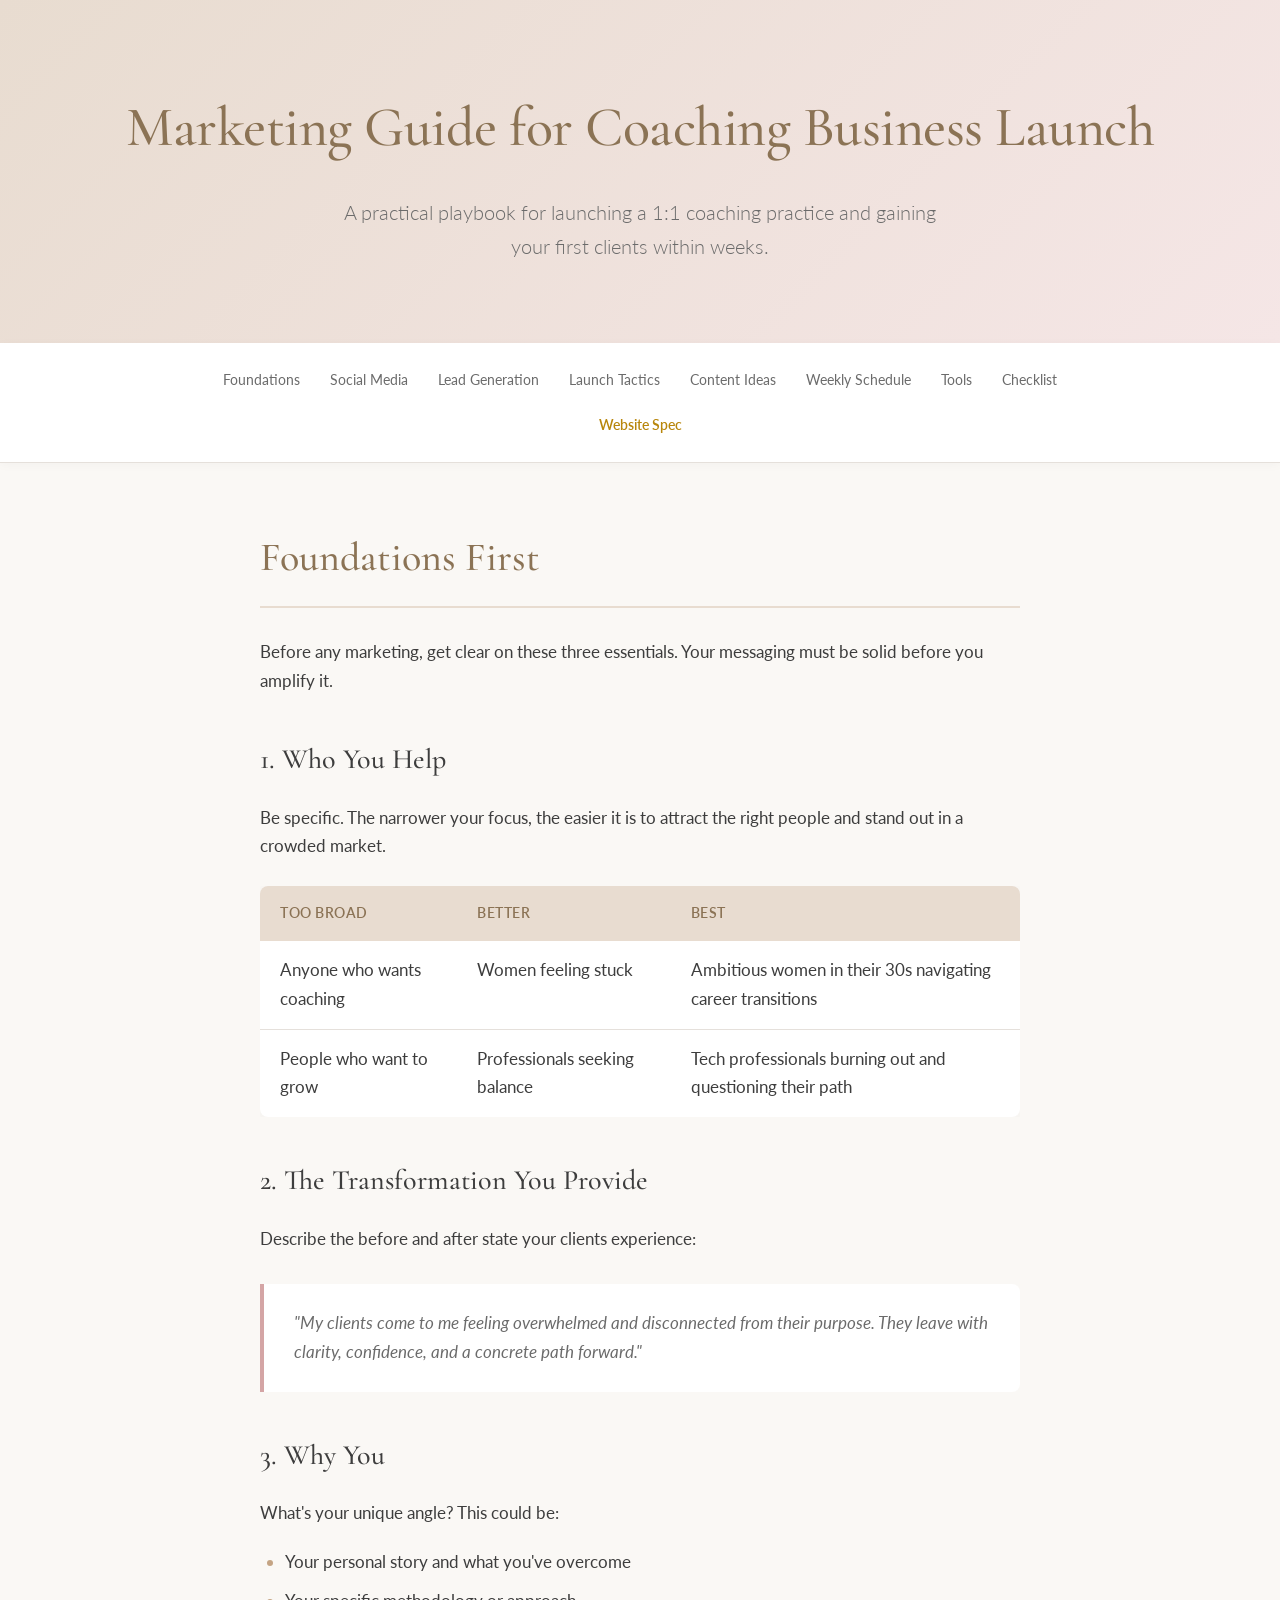
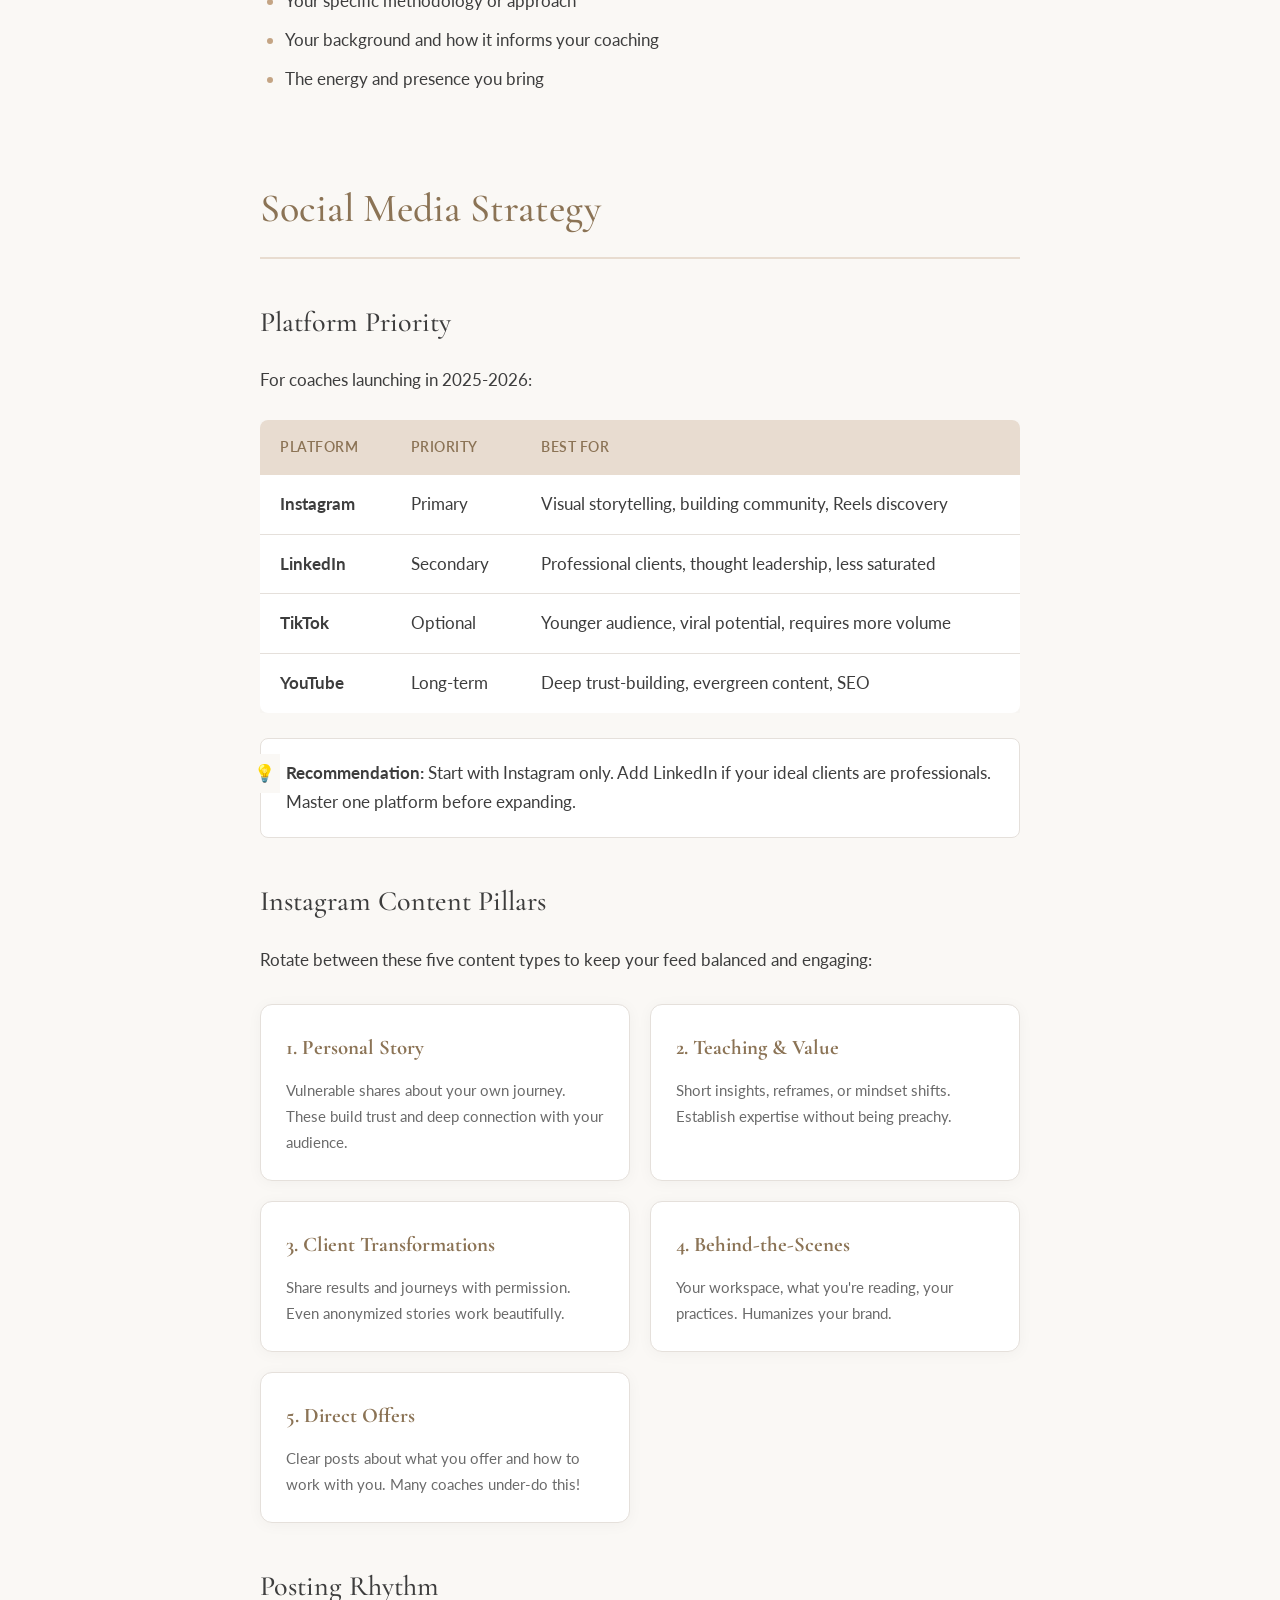
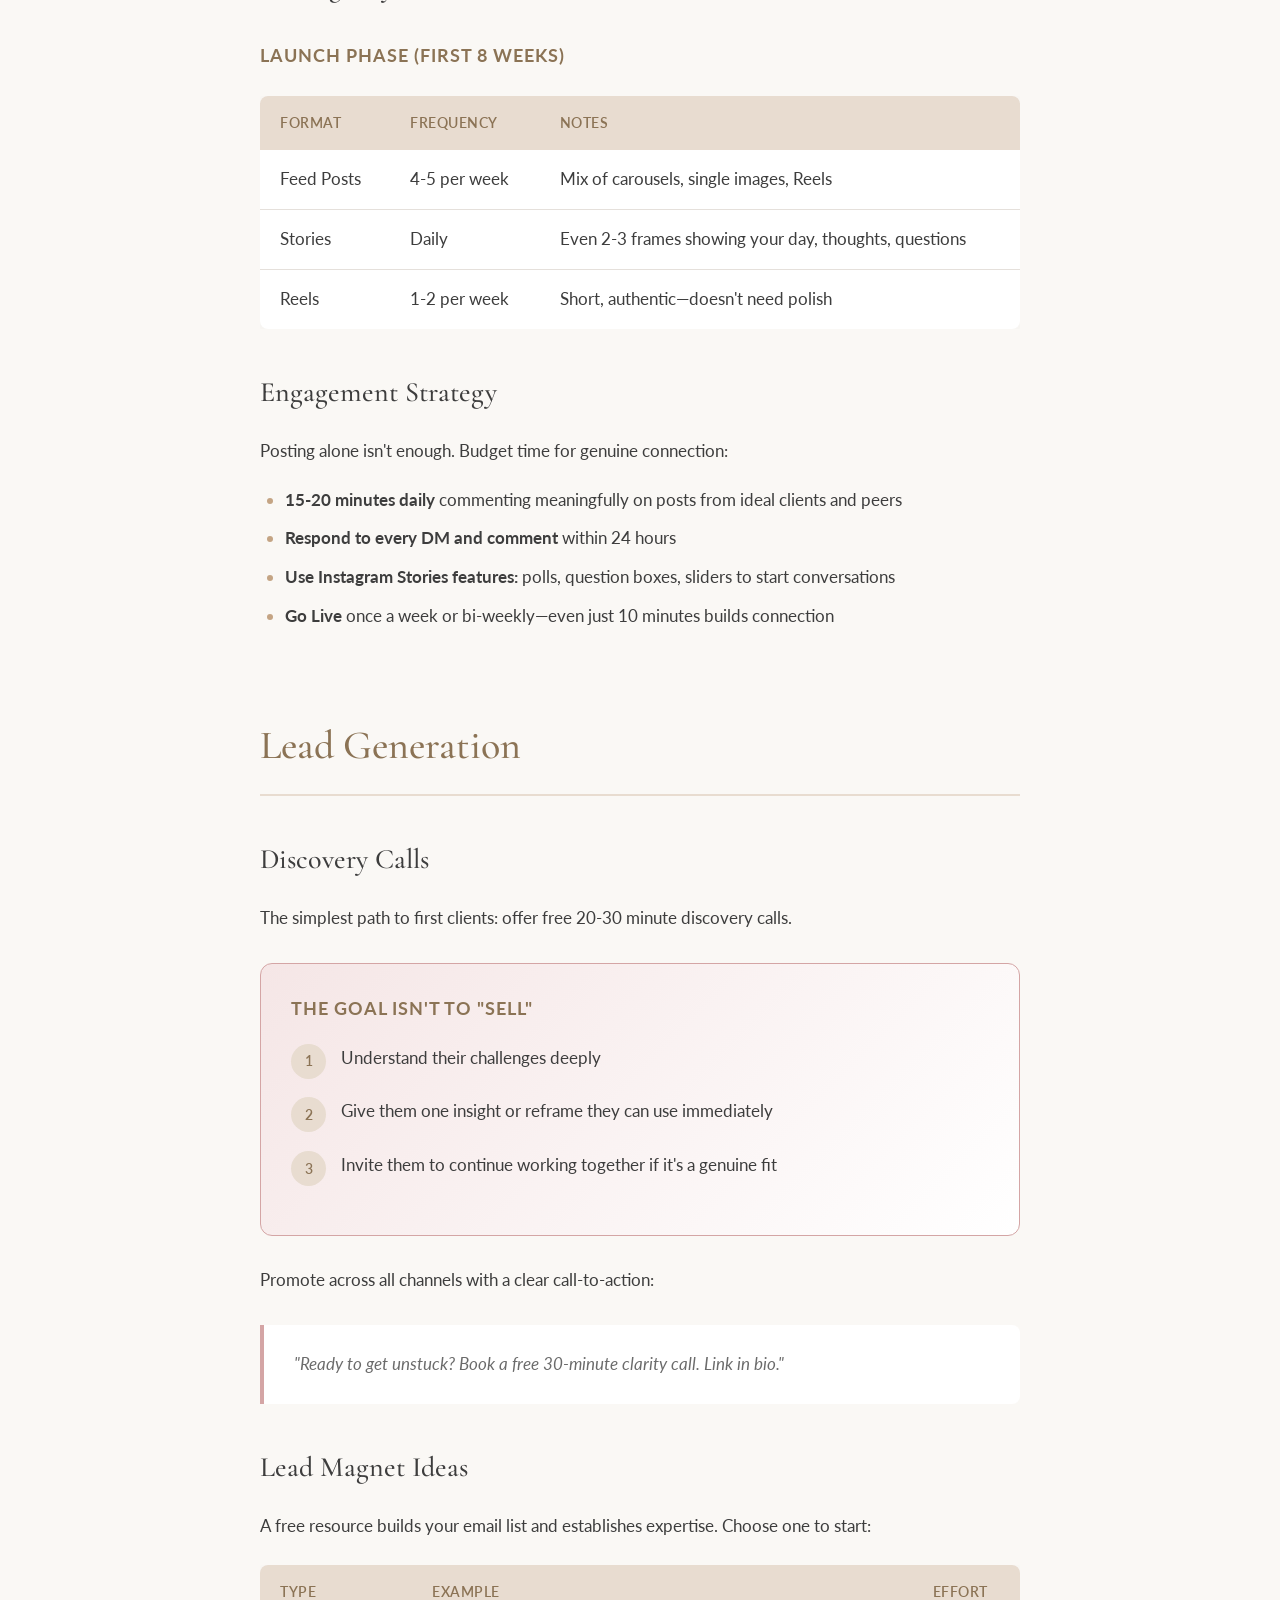
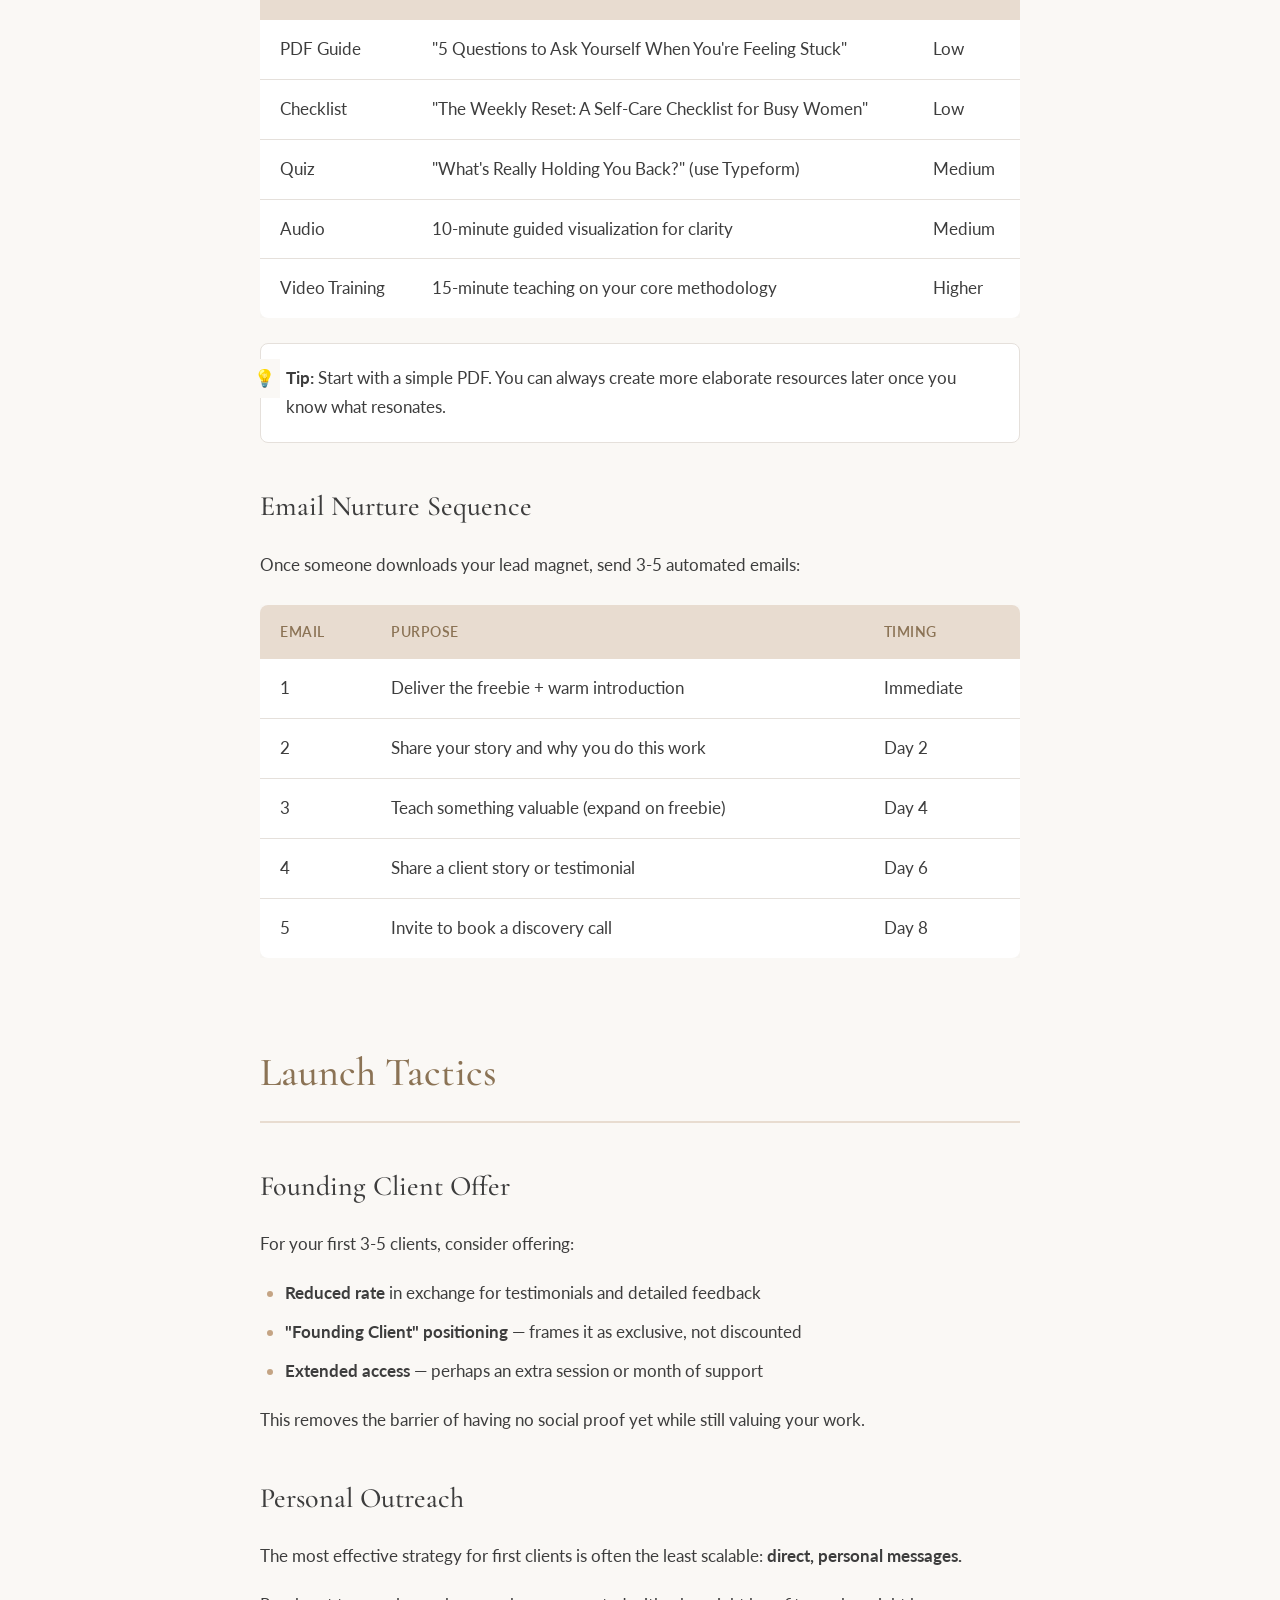
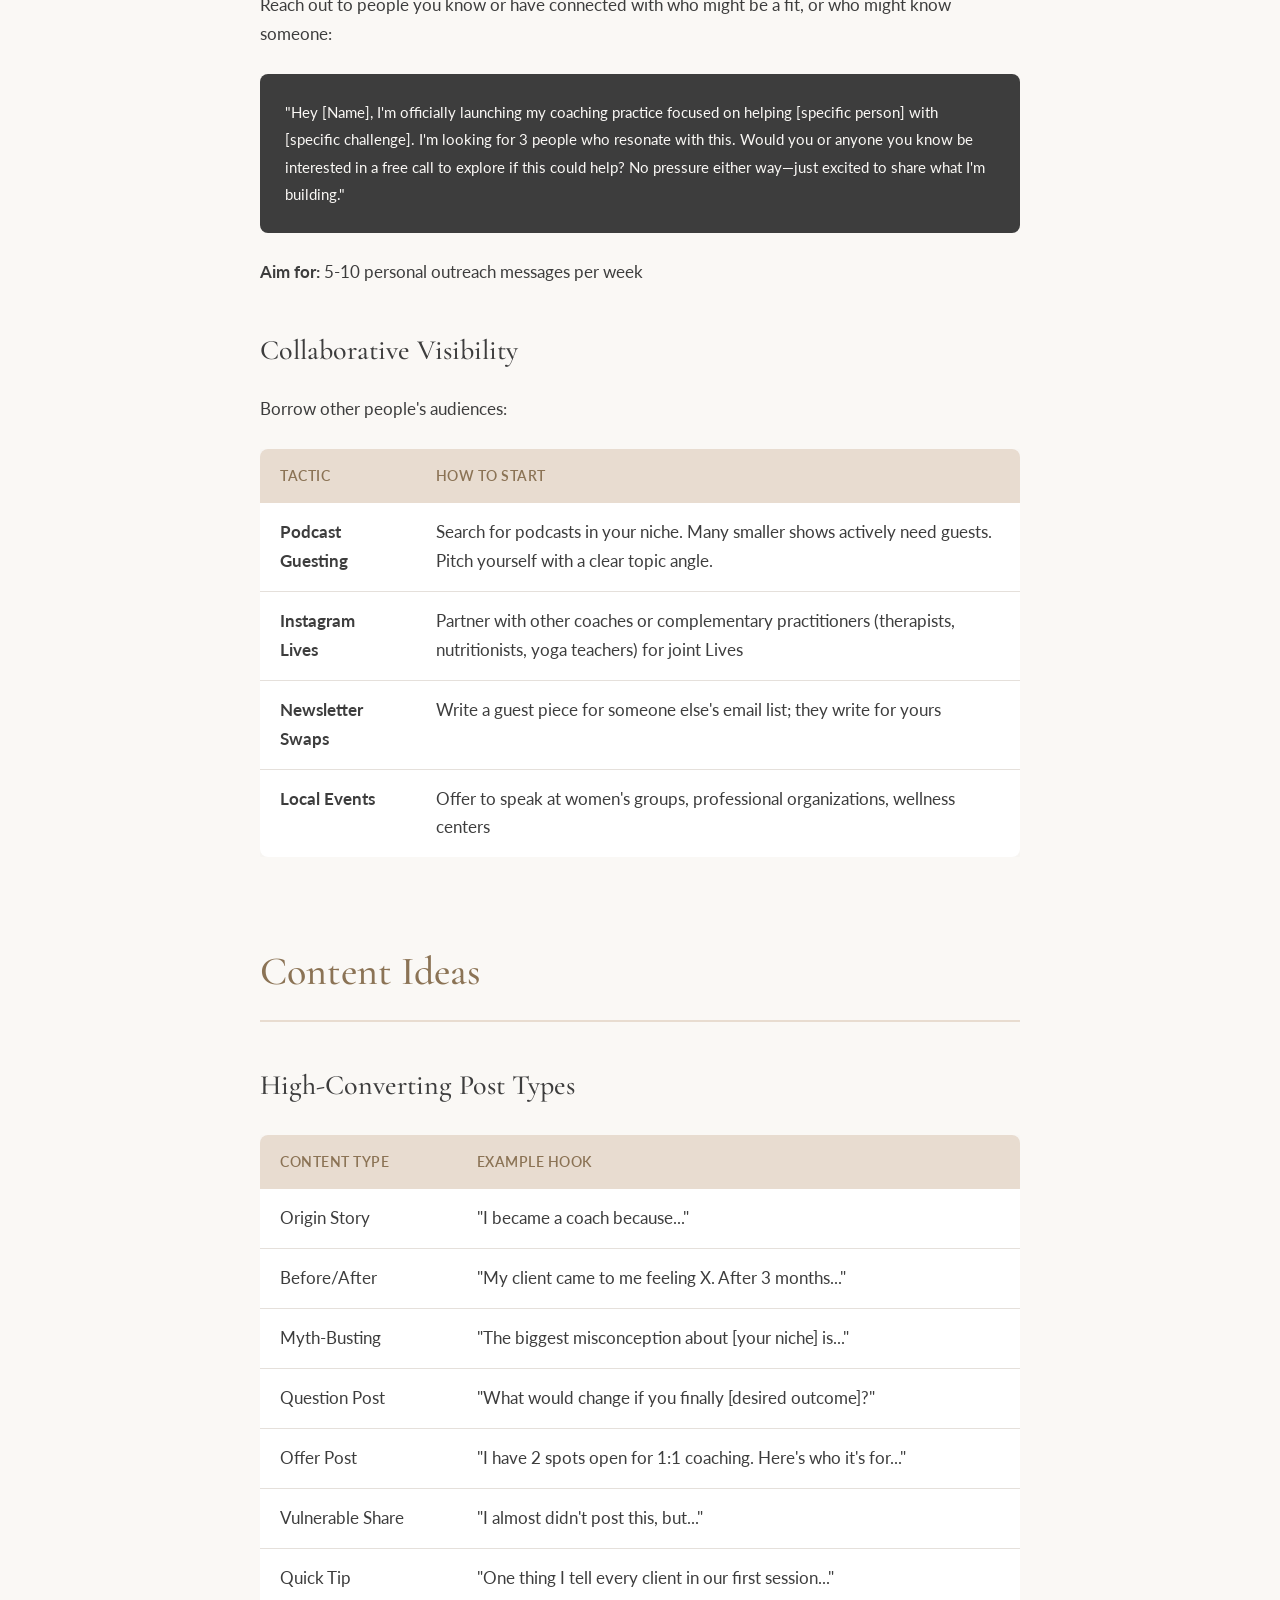
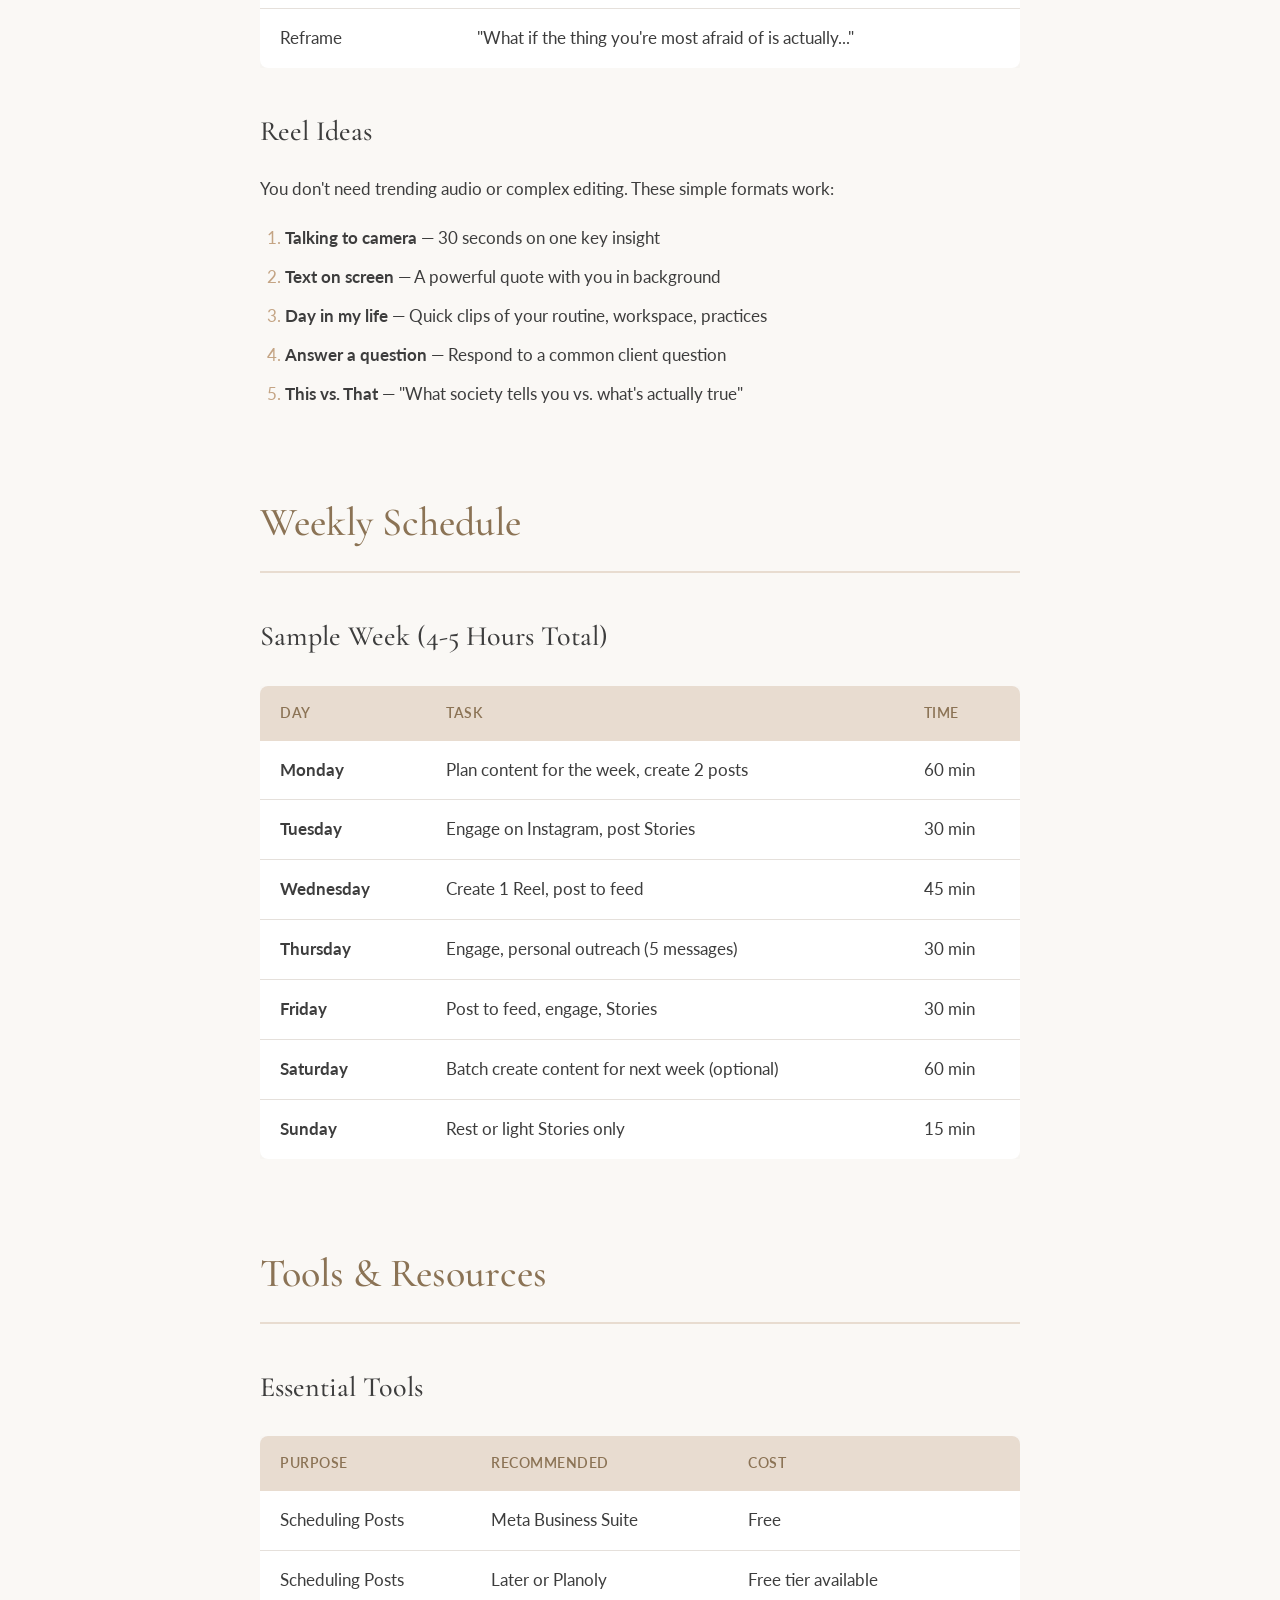
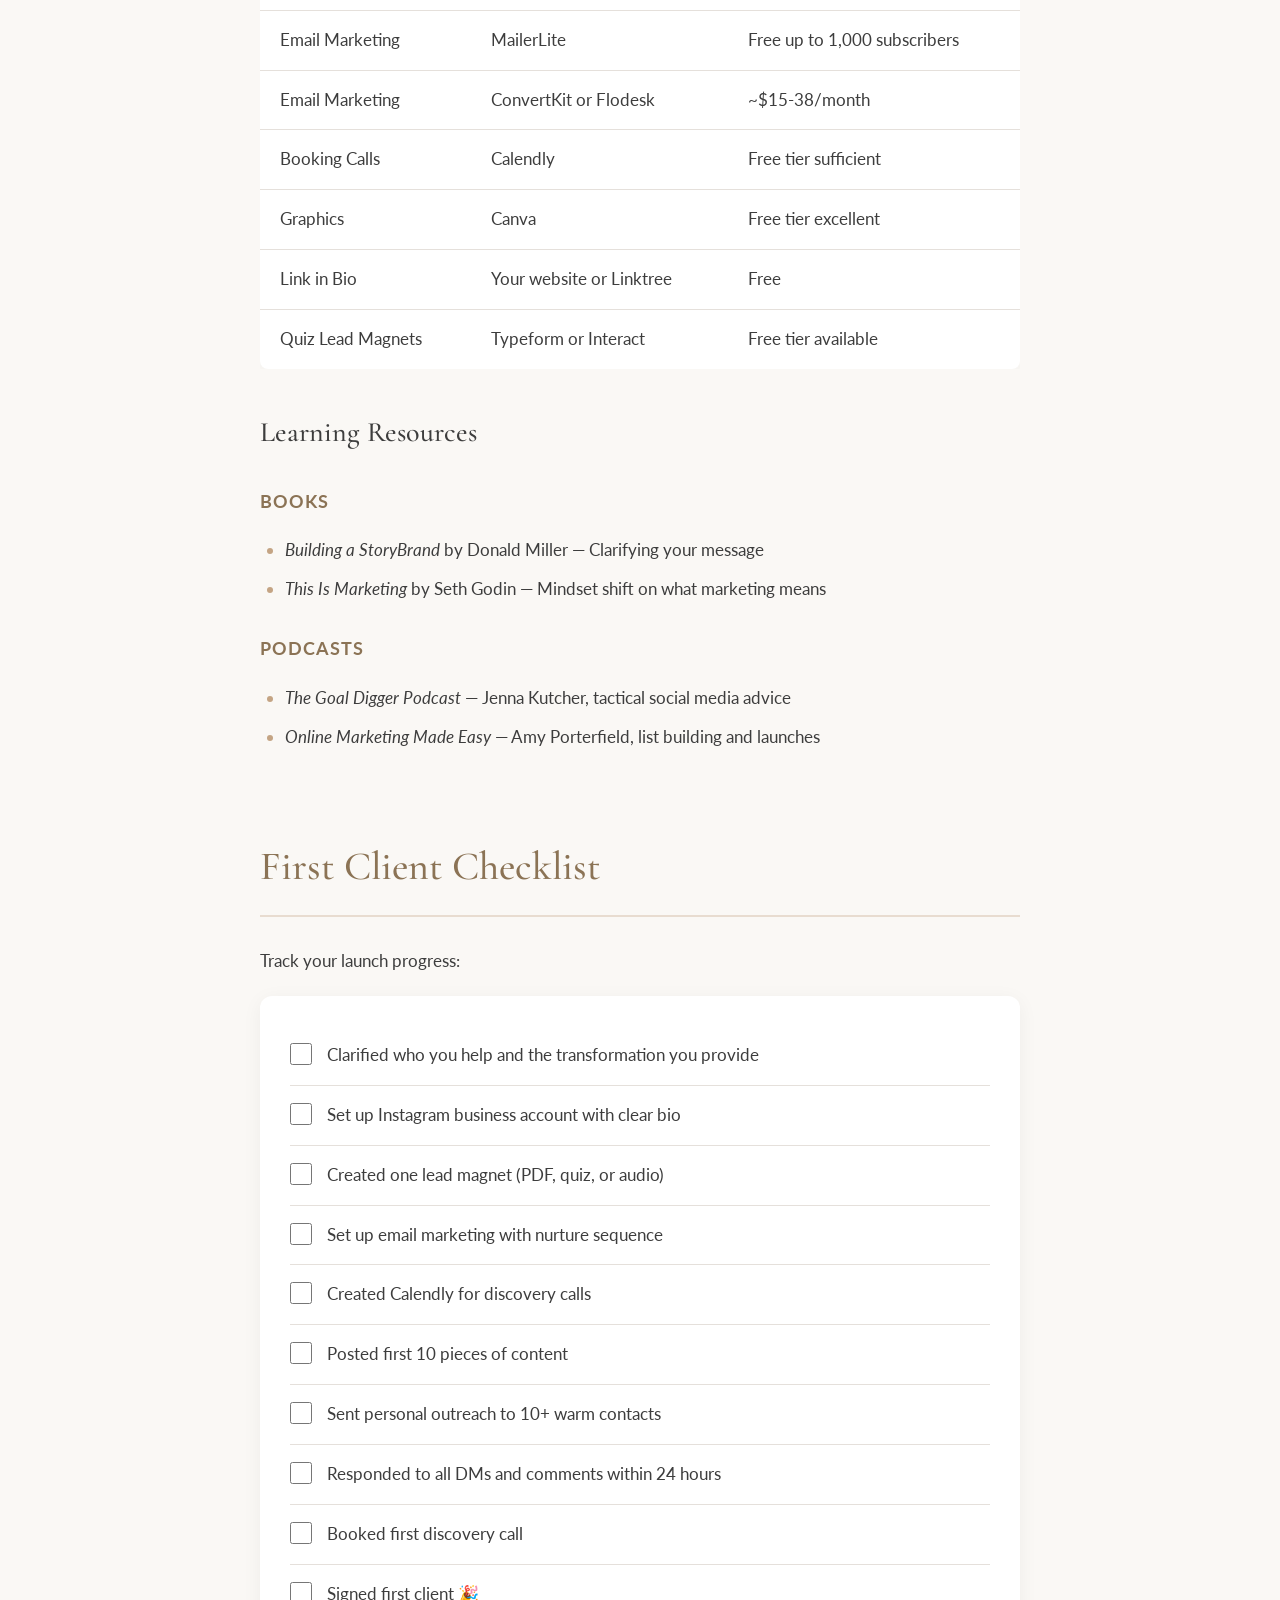
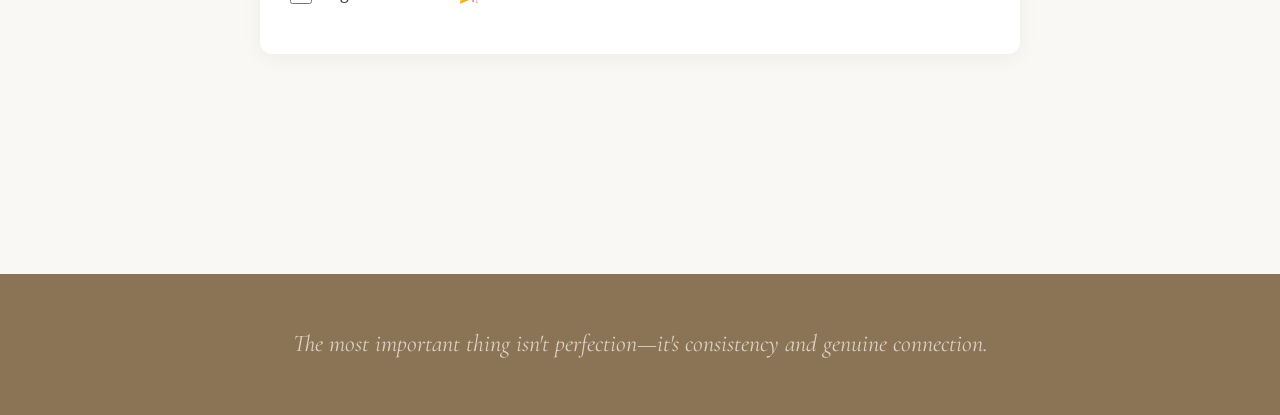
<file: index.html>
<!DOCTYPE html>
<html lang="en">
<head>
    <meta charset="UTF-8">
    <meta name="viewport" content="width=device-width, initial-scale=1.0">
    <title>Marketing Guide for Coaching Business Launch</title>
    <link rel="preconnect" href="https://fonts.googleapis.com">
    <link rel="preconnect" href="https://fonts.gstatic.com" crossorigin>
    <link href="https://fonts.googleapis.com/css2?family=Cormorant+Garamond:ital,wght@0,400;0,500;0,600;1,400&family=Lato:wght@300;400;700&display=swap" rel="stylesheet">
    <style>
        :root {
            --color-primary: #C4A484;
            --color-primary-dark: #8B7355;
            --color-primary-light: #E8DCD0;
            --color-secondary: #D4A5A5;
            --color-secondary-light: #F5E6E6;
            --color-white: #FFFFFF;
            --color-off-white: #FAF8F5;
            --color-text: #3D3D3D;
            --color-text-light: #6B6B6B;
            --color-border: #E5E0DB;
            --color-gold: #B8860B;
            --color-success: #7CB69D;
            --font-heading: 'Cormorant Garamond', Georgia, serif;
            --font-body: 'Lato', system-ui, sans-serif;
        }

        * {
            margin: 0;
            padding: 0;
            box-sizing: border-box;
        }

        html {
            scroll-behavior: smooth;
        }

        body {
            font-family: var(--font-body);
            font-size: 17px;
            line-height: 1.7;
            color: var(--color-text);
            background-color: var(--color-off-white);
        }

        /* Hero Section */
        .hero {
            background: linear-gradient(135deg, var(--color-primary-light) 0%, var(--color-secondary-light) 100%);
            padding: 80px 20px;
            text-align: center;
        }

        .hero h1 {
            font-family: var(--font-heading);
            font-size: 3.5rem;
            font-weight: 500;
            color: var(--color-primary-dark);
            margin-bottom: 20px;
            letter-spacing: -0.5px;
        }

        .hero .tagline {
            font-size: 1.25rem;
            color: var(--color-text-light);
            max-width: 600px;
            margin: 0 auto;
            font-weight: 300;
        }

        /* Navigation */
        .toc {
            background: var(--color-white);
            border-bottom: 1px solid var(--color-border);
            padding: 20px;
            position: sticky;
            top: 0;
            z-index: 100;
            box-shadow: 0 2px 10px rgba(0,0,0,0.03);
        }

        .toc-inner {
            max-width: 900px;
            margin: 0 auto;
            display: flex;
            flex-wrap: wrap;
            justify-content: center;
            gap: 10px 30px;
        }

        .toc a {
            color: var(--color-text-light);
            text-decoration: none;
            font-size: 0.9rem;
            font-weight: 400;
            transition: color 0.2s ease;
            padding: 5px 0;
        }

        .toc a:hover {
            color: var(--color-primary-dark);
        }

        /* Main Content */
        .container {
            max-width: 800px;
            margin: 0 auto;
            padding: 60px 20px;
        }

        /* Sections */
        section {
            margin-bottom: 80px;
        }

        h2 {
            font-family: var(--font-heading);
            font-size: 2.5rem;
            font-weight: 500;
            color: var(--color-primary-dark);
            margin-bottom: 30px;
            padding-bottom: 15px;
            border-bottom: 2px solid var(--color-primary-light);
        }

        h3 {
            font-family: var(--font-heading);
            font-size: 1.75rem;
            font-weight: 500;
            color: var(--color-text);
            margin-top: 40px;
            margin-bottom: 20px;
        }

        h4 {
            font-family: var(--font-body);
            font-size: 1.1rem;
            font-weight: 700;
            color: var(--color-primary-dark);
            margin-top: 30px;
            margin-bottom: 15px;
            text-transform: uppercase;
            letter-spacing: 1px;
        }

        p {
            margin-bottom: 20px;
        }

        /* Blockquotes */
        blockquote {
            background: var(--color-white);
            border-left: 4px solid var(--color-secondary);
            padding: 25px 30px;
            margin: 30px 0;
            border-radius: 0 8px 8px 0;
            font-style: italic;
            color: var(--color-text-light);
        }

        blockquote em {
            font-style: normal;
        }

        /* Tables */
        .table-wrapper {
            overflow-x: auto;
            margin: 25px 0;
        }

        table {
            width: 100%;
            border-collapse: collapse;
            background: var(--color-white);
            border-radius: 8px;
            overflow: hidden;
            box-shadow: 0 2px 15px rgba(0,0,0,0.04);
        }

        th {
            background: var(--color-primary-light);
            color: var(--color-primary-dark);
            font-weight: 600;
            text-align: left;
            padding: 15px 20px;
            font-size: 0.9rem;
            text-transform: uppercase;
            letter-spacing: 0.5px;
        }

        td {
            padding: 15px 20px;
            border-bottom: 1px solid var(--color-border);
            vertical-align: top;
        }

        tr:last-child td {
            border-bottom: none;
        }

        tr:hover td {
            background: var(--color-off-white);
        }

        /* Lists */
        ul, ol {
            margin: 20px 0;
            padding-left: 25px;
        }

        li {
            margin-bottom: 10px;
        }

        li::marker {
            color: var(--color-primary);
        }

        /* Highlight Boxes */
        .highlight-box {
            background: linear-gradient(135deg, var(--color-secondary-light) 0%, var(--color-white) 100%);
            border: 1px solid var(--color-secondary);
            border-radius: 12px;
            padding: 30px;
            margin: 30px 0;
        }

        .highlight-box h4 {
            margin-top: 0;
            color: var(--color-primary-dark);
        }

        .tip-box {
            background: var(--color-white);
            border: 1px solid var(--color-border);
            border-radius: 8px;
            padding: 20px 25px;
            margin: 25px 0;
            position: relative;
        }

        .tip-box::before {
            content: "💡";
            position: absolute;
            left: -12px;
            top: 15px;
            background: var(--color-off-white);
            padding: 5px;
        }

        /* Checklist */
        .checklist {
            background: var(--color-white);
            border-radius: 12px;
            padding: 30px;
            box-shadow: 0 4px 20px rgba(0,0,0,0.05);
        }

        .checklist-item {
            display: flex;
            align-items: flex-start;
            gap: 15px;
            padding: 15px 0;
            border-bottom: 1px solid var(--color-border);
        }

        .checklist-item:last-child {
            border-bottom: none;
        }

        .checklist-item input[type="checkbox"] {
            width: 22px;
            height: 22px;
            margin-top: 2px;
            accent-color: var(--color-success);
            cursor: pointer;
        }

        .checklist-item label {
            cursor: pointer;
            flex: 1;
        }

        .checklist-item input:checked + label {
            text-decoration: line-through;
            color: var(--color-text-light);
        }

        /* Content Cards */
        .card-grid {
            display: grid;
            grid-template-columns: repeat(auto-fit, minmax(280px, 1fr));
            gap: 20px;
            margin: 30px 0;
        }

        .card {
            background: var(--color-white);
            border-radius: 12px;
            padding: 25px;
            box-shadow: 0 2px 15px rgba(0,0,0,0.04);
            border: 1px solid var(--color-border);
        }

        .card h5 {
            font-family: var(--font-heading);
            font-size: 1.3rem;
            color: var(--color-primary-dark);
            margin-bottom: 12px;
        }

        .card p {
            font-size: 0.95rem;
            margin-bottom: 0;
            color: var(--color-text-light);
        }

        /* Numbered Steps */
        .numbered-list {
            counter-reset: step-counter;
            list-style: none;
            padding-left: 0;
        }

        .numbered-list li {
            counter-increment: step-counter;
            position: relative;
            padding-left: 50px;
            margin-bottom: 25px;
        }

        .numbered-list li::before {
            content: counter(step-counter);
            position: absolute;
            left: 0;
            top: 0;
            width: 35px;
            height: 35px;
            background: var(--color-primary-light);
            color: var(--color-primary-dark);
            border-radius: 50%;
            display: flex;
            align-items: center;
            justify-content: center;
            font-weight: 600;
            font-size: 0.9rem;
        }

        /* Code/Template blocks */
        .template {
            background: var(--color-text);
            color: var(--color-off-white);
            padding: 25px;
            border-radius: 8px;
            margin: 25px 0;
            font-size: 0.95rem;
            line-height: 1.8;
        }

        /* Footer */
        footer {
            background: var(--color-primary-dark);
            color: var(--color-primary-light);
            text-align: center;
            padding: 50px 20px;
            margin-top: 80px;
        }

        footer p {
            font-family: var(--font-heading);
            font-size: 1.5rem;
            font-style: italic;
            margin-bottom: 0;
            opacity: 0.9;
        }

        /* Responsive */
        @media (max-width: 768px) {
            .hero h1 {
                font-size: 2.5rem;
            }

            h2 {
                font-size: 2rem;
            }

            h3 {
                font-size: 1.5rem;
            }

            .toc-inner {
                gap: 5px 20px;
            }

            .toc a {
                font-size: 0.8rem;
            }
        }

        /* Print Styles */
        @media print {
            .toc {
                position: relative;
            }

            section {
                page-break-inside: avoid;
            }
        }
    </style>
</head>
<body>
    <header class="hero">
        <h1>Marketing Guide for Coaching Business Launch</h1>
        <p class="tagline">A practical playbook for launching a 1:1 coaching practice and gaining your first clients within weeks.</p>
    </header>

    <nav class="toc">
        <div class="toc-inner">
            <a href="#foundations">Foundations</a>
            <a href="#social-media">Social Media</a>
            <a href="#lead-generation">Lead Generation</a>
            <a href="#launch-tactics">Launch Tactics</a>
            <a href="#content-ideas">Content Ideas</a>
            <a href="#weekly-schedule">Weekly Schedule</a>
            <a href="#tools">Tools</a>
            <a href="#checklist">Checklist</a>
            <a href="https://github.com/vg2000/viktorija-coaching/blob/main/docs/spec.md" target="_blank" style="color: var(--color-gold); font-weight: 600;">Website Spec</a>
        </div>
    </nav>

    <main class="container">

        <!-- FOUNDATIONS -->
        <section id="foundations">
            <h2>Foundations First</h2>
            <p>Before any marketing, get clear on these three essentials. Your messaging must be solid before you amplify it.</p>

            <h3>1. Who You Help</h3>
            <p>Be specific. The narrower your focus, the easier it is to attract the right people and stand out in a crowded market.</p>

            <div class="table-wrapper">
                <table>
                    <thead>
                        <tr>
                            <th>Too Broad</th>
                            <th>Better</th>
                            <th>Best</th>
                        </tr>
                    </thead>
                    <tbody>
                        <tr>
                            <td>Anyone who wants coaching</td>
                            <td>Women feeling stuck</td>
                            <td>Ambitious women in their 30s navigating career transitions</td>
                        </tr>
                        <tr>
                            <td>People who want to grow</td>
                            <td>Professionals seeking balance</td>
                            <td>Tech professionals burning out and questioning their path</td>
                        </tr>
                    </tbody>
                </table>
            </div>

            <h3>2. The Transformation You Provide</h3>
            <p>Describe the before and after state your clients experience:</p>

            <blockquote>
                "My clients come to me feeling overwhelmed and disconnected from their purpose. They leave with clarity, confidence, and a concrete path forward."
            </blockquote>

            <h3>3. Why You</h3>
            <p>What's your unique angle? This could be:</p>
            <ul>
                <li>Your personal story and what you've overcome</li>
                <li>Your specific methodology or approach</li>
                <li>Your background and how it informs your coaching</li>
                <li>The energy and presence you bring</li>
            </ul>
        </section>

        <!-- SOCIAL MEDIA -->
        <section id="social-media">
            <h2>Social Media Strategy</h2>

            <h3>Platform Priority</h3>
            <p>For coaches launching in 2025-2026:</p>

            <div class="table-wrapper">
                <table>
                    <thead>
                        <tr>
                            <th>Platform</th>
                            <th>Priority</th>
                            <th>Best For</th>
                        </tr>
                    </thead>
                    <tbody>
                        <tr>
                            <td><strong>Instagram</strong></td>
                            <td>Primary</td>
                            <td>Visual storytelling, building community, Reels discovery</td>
                        </tr>
                        <tr>
                            <td><strong>LinkedIn</strong></td>
                            <td>Secondary</td>
                            <td>Professional clients, thought leadership, less saturated</td>
                        </tr>
                        <tr>
                            <td><strong>TikTok</strong></td>
                            <td>Optional</td>
                            <td>Younger audience, viral potential, requires more volume</td>
                        </tr>
                        <tr>
                            <td><strong>YouTube</strong></td>
                            <td>Long-term</td>
                            <td>Deep trust-building, evergreen content, SEO</td>
                        </tr>
                    </tbody>
                </table>
            </div>

            <div class="tip-box">
                <strong>Recommendation:</strong> Start with Instagram only. Add LinkedIn if your ideal clients are professionals. Master one platform before expanding.
            </div>

            <h3>Instagram Content Pillars</h3>
            <p>Rotate between these five content types to keep your feed balanced and engaging:</p>

            <div class="card-grid">
                <div class="card">
                    <h5>1. Personal Story</h5>
                    <p>Vulnerable shares about your own journey. These build trust and deep connection with your audience.</p>
                </div>
                <div class="card">
                    <h5>2. Teaching & Value</h5>
                    <p>Short insights, reframes, or mindset shifts. Establish expertise without being preachy.</p>
                </div>
                <div class="card">
                    <h5>3. Client Transformations</h5>
                    <p>Share results and journeys with permission. Even anonymized stories work beautifully.</p>
                </div>
                <div class="card">
                    <h5>4. Behind-the-Scenes</h5>
                    <p>Your workspace, what you're reading, your practices. Humanizes your brand.</p>
                </div>
                <div class="card">
                    <h5>5. Direct Offers</h5>
                    <p>Clear posts about what you offer and how to work with you. Many coaches under-do this!</p>
                </div>
            </div>

            <h3>Posting Rhythm</h3>
            <h4>Launch Phase (First 8 Weeks)</h4>
            <div class="table-wrapper">
                <table>
                    <thead>
                        <tr>
                            <th>Format</th>
                            <th>Frequency</th>
                            <th>Notes</th>
                        </tr>
                    </thead>
                    <tbody>
                        <tr>
                            <td>Feed Posts</td>
                            <td>4-5 per week</td>
                            <td>Mix of carousels, single images, Reels</td>
                        </tr>
                        <tr>
                            <td>Stories</td>
                            <td>Daily</td>
                            <td>Even 2-3 frames showing your day, thoughts, questions</td>
                        </tr>
                        <tr>
                            <td>Reels</td>
                            <td>1-2 per week</td>
                            <td>Short, authentic—doesn't need polish</td>
                        </tr>
                    </tbody>
                </table>
            </div>

            <h3>Engagement Strategy</h3>
            <p>Posting alone isn't enough. Budget time for genuine connection:</p>
            <ul>
                <li><strong>15-20 minutes daily</strong> commenting meaningfully on posts from ideal clients and peers</li>
                <li><strong>Respond to every DM and comment</strong> within 24 hours</li>
                <li><strong>Use Instagram Stories features:</strong> polls, question boxes, sliders to start conversations</li>
                <li><strong>Go Live</strong> once a week or bi-weekly—even just 10 minutes builds connection</li>
            </ul>
        </section>

        <!-- LEAD GENERATION -->
        <section id="lead-generation">
            <h2>Lead Generation</h2>

            <h3>Discovery Calls</h3>
            <p>The simplest path to first clients: offer free 20-30 minute discovery calls.</p>

            <div class="highlight-box">
                <h4>The Goal Isn't to "Sell"</h4>
                <ol class="numbered-list">
                    <li>Understand their challenges deeply</li>
                    <li>Give them one insight or reframe they can use immediately</li>
                    <li>Invite them to continue working together if it's a genuine fit</li>
                </ol>
            </div>

            <p>Promote across all channels with a clear call-to-action:</p>
            <blockquote>
                "Ready to get unstuck? Book a free 30-minute clarity call. Link in bio."
            </blockquote>

            <h3>Lead Magnet Ideas</h3>
            <p>A free resource builds your email list and establishes expertise. Choose one to start:</p>

            <div class="table-wrapper">
                <table>
                    <thead>
                        <tr>
                            <th>Type</th>
                            <th>Example</th>
                            <th>Effort</th>
                        </tr>
                    </thead>
                    <tbody>
                        <tr>
                            <td>PDF Guide</td>
                            <td>"5 Questions to Ask Yourself When You're Feeling Stuck"</td>
                            <td>Low</td>
                        </tr>
                        <tr>
                            <td>Checklist</td>
                            <td>"The Weekly Reset: A Self-Care Checklist for Busy Women"</td>
                            <td>Low</td>
                        </tr>
                        <tr>
                            <td>Quiz</td>
                            <td>"What's Really Holding You Back?" (use Typeform)</td>
                            <td>Medium</td>
                        </tr>
                        <tr>
                            <td>Audio</td>
                            <td>10-minute guided visualization for clarity</td>
                            <td>Medium</td>
                        </tr>
                        <tr>
                            <td>Video Training</td>
                            <td>15-minute teaching on your core methodology</td>
                            <td>Higher</td>
                        </tr>
                    </tbody>
                </table>
            </div>

            <div class="tip-box">
                <strong>Tip:</strong> Start with a simple PDF. You can always create more elaborate resources later once you know what resonates.
            </div>

            <h3>Email Nurture Sequence</h3>
            <p>Once someone downloads your lead magnet, send 3-5 automated emails:</p>

            <div class="table-wrapper">
                <table>
                    <thead>
                        <tr>
                            <th>Email</th>
                            <th>Purpose</th>
                            <th>Timing</th>
                        </tr>
                    </thead>
                    <tbody>
                        <tr>
                            <td>1</td>
                            <td>Deliver the freebie + warm introduction</td>
                            <td>Immediate</td>
                        </tr>
                        <tr>
                            <td>2</td>
                            <td>Share your story and why you do this work</td>
                            <td>Day 2</td>
                        </tr>
                        <tr>
                            <td>3</td>
                            <td>Teach something valuable (expand on freebie)</td>
                            <td>Day 4</td>
                        </tr>
                        <tr>
                            <td>4</td>
                            <td>Share a client story or testimonial</td>
                            <td>Day 6</td>
                        </tr>
                        <tr>
                            <td>5</td>
                            <td>Invite to book a discovery call</td>
                            <td>Day 8</td>
                        </tr>
                    </tbody>
                </table>
            </div>
        </section>

        <!-- LAUNCH TACTICS -->
        <section id="launch-tactics">
            <h2>Launch Tactics</h2>

            <h3>Founding Client Offer</h3>
            <p>For your first 3-5 clients, consider offering:</p>
            <ul>
                <li><strong>Reduced rate</strong> in exchange for testimonials and detailed feedback</li>
                <li><strong>"Founding Client" positioning</strong> — frames it as exclusive, not discounted</li>
                <li><strong>Extended access</strong> — perhaps an extra session or month of support</li>
            </ul>
            <p>This removes the barrier of having no social proof yet while still valuing your work.</p>

            <h3>Personal Outreach</h3>
            <p>The most effective strategy for first clients is often the least scalable: <strong>direct, personal messages.</strong></p>

            <p>Reach out to people you know or have connected with who might be a fit, or who might know someone:</p>

            <div class="template">
                "Hey [Name], I'm officially launching my coaching practice focused on helping [specific person] with [specific challenge]. I'm looking for 3 people who resonate with this. Would you or anyone you know be interested in a free call to explore if this could help? No pressure either way—just excited to share what I'm building."
            </div>

            <p><strong>Aim for:</strong> 5-10 personal outreach messages per week</p>

            <h3>Collaborative Visibility</h3>
            <p>Borrow other people's audiences:</p>

            <div class="table-wrapper">
                <table>
                    <thead>
                        <tr>
                            <th>Tactic</th>
                            <th>How to Start</th>
                        </tr>
                    </thead>
                    <tbody>
                        <tr>
                            <td><strong>Podcast Guesting</strong></td>
                            <td>Search for podcasts in your niche. Many smaller shows actively need guests. Pitch yourself with a clear topic angle.</td>
                        </tr>
                        <tr>
                            <td><strong>Instagram Lives</strong></td>
                            <td>Partner with other coaches or complementary practitioners (therapists, nutritionists, yoga teachers) for joint Lives</td>
                        </tr>
                        <tr>
                            <td><strong>Newsletter Swaps</strong></td>
                            <td>Write a guest piece for someone else's email list; they write for yours</td>
                        </tr>
                        <tr>
                            <td><strong>Local Events</strong></td>
                            <td>Offer to speak at women's groups, professional organizations, wellness centers</td>
                        </tr>
                    </tbody>
                </table>
            </div>
        </section>

        <!-- CONTENT IDEAS -->
        <section id="content-ideas">
            <h2>Content Ideas</h2>

            <h3>High-Converting Post Types</h3>
            <div class="table-wrapper">
                <table>
                    <thead>
                        <tr>
                            <th>Content Type</th>
                            <th>Example Hook</th>
                        </tr>
                    </thead>
                    <tbody>
                        <tr>
                            <td>Origin Story</td>
                            <td>"I became a coach because..."</td>
                        </tr>
                        <tr>
                            <td>Before/After</td>
                            <td>"My client came to me feeling X. After 3 months..."</td>
                        </tr>
                        <tr>
                            <td>Myth-Busting</td>
                            <td>"The biggest misconception about [your niche] is..."</td>
                        </tr>
                        <tr>
                            <td>Question Post</td>
                            <td>"What would change if you finally [desired outcome]?"</td>
                        </tr>
                        <tr>
                            <td>Offer Post</td>
                            <td>"I have 2 spots open for 1:1 coaching. Here's who it's for..."</td>
                        </tr>
                        <tr>
                            <td>Vulnerable Share</td>
                            <td>"I almost didn't post this, but..."</td>
                        </tr>
                        <tr>
                            <td>Quick Tip</td>
                            <td>"One thing I tell every client in our first session..."</td>
                        </tr>
                        <tr>
                            <td>Reframe</td>
                            <td>"What if the thing you're most afraid of is actually..."</td>
                        </tr>
                    </tbody>
                </table>
            </div>

            <h3>Reel Ideas</h3>
            <p>You don't need trending audio or complex editing. These simple formats work:</p>
            <ol>
                <li><strong>Talking to camera</strong> — 30 seconds on one key insight</li>
                <li><strong>Text on screen</strong> — A powerful quote with you in background</li>
                <li><strong>Day in my life</strong> — Quick clips of your routine, workspace, practices</li>
                <li><strong>Answer a question</strong> — Respond to a common client question</li>
                <li><strong>This vs. That</strong> — "What society tells you vs. what's actually true"</li>
            </ol>
        </section>

        <!-- WEEKLY SCHEDULE -->
        <section id="weekly-schedule">
            <h2>Weekly Schedule</h2>

            <h3>Sample Week (4-5 Hours Total)</h3>
            <div class="table-wrapper">
                <table>
                    <thead>
                        <tr>
                            <th>Day</th>
                            <th>Task</th>
                            <th>Time</th>
                        </tr>
                    </thead>
                    <tbody>
                        <tr>
                            <td><strong>Monday</strong></td>
                            <td>Plan content for the week, create 2 posts</td>
                            <td>60 min</td>
                        </tr>
                        <tr>
                            <td><strong>Tuesday</strong></td>
                            <td>Engage on Instagram, post Stories</td>
                            <td>30 min</td>
                        </tr>
                        <tr>
                            <td><strong>Wednesday</strong></td>
                            <td>Create 1 Reel, post to feed</td>
                            <td>45 min</td>
                        </tr>
                        <tr>
                            <td><strong>Thursday</strong></td>
                            <td>Engage, personal outreach (5 messages)</td>
                            <td>30 min</td>
                        </tr>
                        <tr>
                            <td><strong>Friday</strong></td>
                            <td>Post to feed, engage, Stories</td>
                            <td>30 min</td>
                        </tr>
                        <tr>
                            <td><strong>Saturday</strong></td>
                            <td>Batch create content for next week (optional)</td>
                            <td>60 min</td>
                        </tr>
                        <tr>
                            <td><strong>Sunday</strong></td>
                            <td>Rest or light Stories only</td>
                            <td>15 min</td>
                        </tr>
                    </tbody>
                </table>
            </div>
        </section>

        <!-- TOOLS -->
        <section id="tools">
            <h2>Tools & Resources</h2>

            <h3>Essential Tools</h3>
            <div class="table-wrapper">
                <table>
                    <thead>
                        <tr>
                            <th>Purpose</th>
                            <th>Recommended</th>
                            <th>Cost</th>
                        </tr>
                    </thead>
                    <tbody>
                        <tr>
                            <td>Scheduling Posts</td>
                            <td>Meta Business Suite</td>
                            <td>Free</td>
                        </tr>
                        <tr>
                            <td>Scheduling Posts</td>
                            <td>Later or Planoly</td>
                            <td>Free tier available</td>
                        </tr>
                        <tr>
                            <td>Email Marketing</td>
                            <td>MailerLite</td>
                            <td>Free up to 1,000 subscribers</td>
                        </tr>
                        <tr>
                            <td>Email Marketing</td>
                            <td>ConvertKit or Flodesk</td>
                            <td>~$15-38/month</td>
                        </tr>
                        <tr>
                            <td>Booking Calls</td>
                            <td>Calendly</td>
                            <td>Free tier sufficient</td>
                        </tr>
                        <tr>
                            <td>Graphics</td>
                            <td>Canva</td>
                            <td>Free tier excellent</td>
                        </tr>
                        <tr>
                            <td>Link in Bio</td>
                            <td>Your website or Linktree</td>
                            <td>Free</td>
                        </tr>
                        <tr>
                            <td>Quiz Lead Magnets</td>
                            <td>Typeform or Interact</td>
                            <td>Free tier available</td>
                        </tr>
                    </tbody>
                </table>
            </div>

            <h3>Learning Resources</h3>
            <h4>Books</h4>
            <ul>
                <li><em>Building a StoryBrand</em> by Donald Miller — Clarifying your message</li>
                <li><em>This Is Marketing</em> by Seth Godin — Mindset shift on what marketing means</li>
            </ul>

            <h4>Podcasts</h4>
            <ul>
                <li><em>The Goal Digger Podcast</em> — Jenna Kutcher, tactical social media advice</li>
                <li><em>Online Marketing Made Easy</em> — Amy Porterfield, list building and launches</li>
            </ul>
        </section>

        <!-- CHECKLIST -->
        <section id="checklist">
            <h2>First Client Checklist</h2>
            <p>Track your launch progress:</p>

            <div class="checklist">
                <div class="checklist-item">
                    <input type="checkbox" id="check1">
                    <label for="check1">Clarified who you help and the transformation you provide</label>
                </div>
                <div class="checklist-item">
                    <input type="checkbox" id="check2">
                    <label for="check2">Set up Instagram business account with clear bio</label>
                </div>
                <div class="checklist-item">
                    <input type="checkbox" id="check3">
                    <label for="check3">Created one lead magnet (PDF, quiz, or audio)</label>
                </div>
                <div class="checklist-item">
                    <input type="checkbox" id="check4">
                    <label for="check4">Set up email marketing with nurture sequence</label>
                </div>
                <div class="checklist-item">
                    <input type="checkbox" id="check5">
                    <label for="check5">Created Calendly for discovery calls</label>
                </div>
                <div class="checklist-item">
                    <input type="checkbox" id="check6">
                    <label for="check6">Posted first 10 pieces of content</label>
                </div>
                <div class="checklist-item">
                    <input type="checkbox" id="check7">
                    <label for="check7">Sent personal outreach to 10+ warm contacts</label>
                </div>
                <div class="checklist-item">
                    <input type="checkbox" id="check8">
                    <label for="check8">Responded to all DMs and comments within 24 hours</label>
                </div>
                <div class="checklist-item">
                    <input type="checkbox" id="check9">
                    <label for="check9">Booked first discovery call</label>
                </div>
                <div class="checklist-item">
                    <input type="checkbox" id="check10">
                    <label for="check10">Signed first client 🎉</label>
                </div>
            </div>
        </section>

    </main>

    <footer>
        <p>The most important thing isn't perfection—it's consistency and genuine connection.</p>
    </footer>

</body>
</html>
</file>
